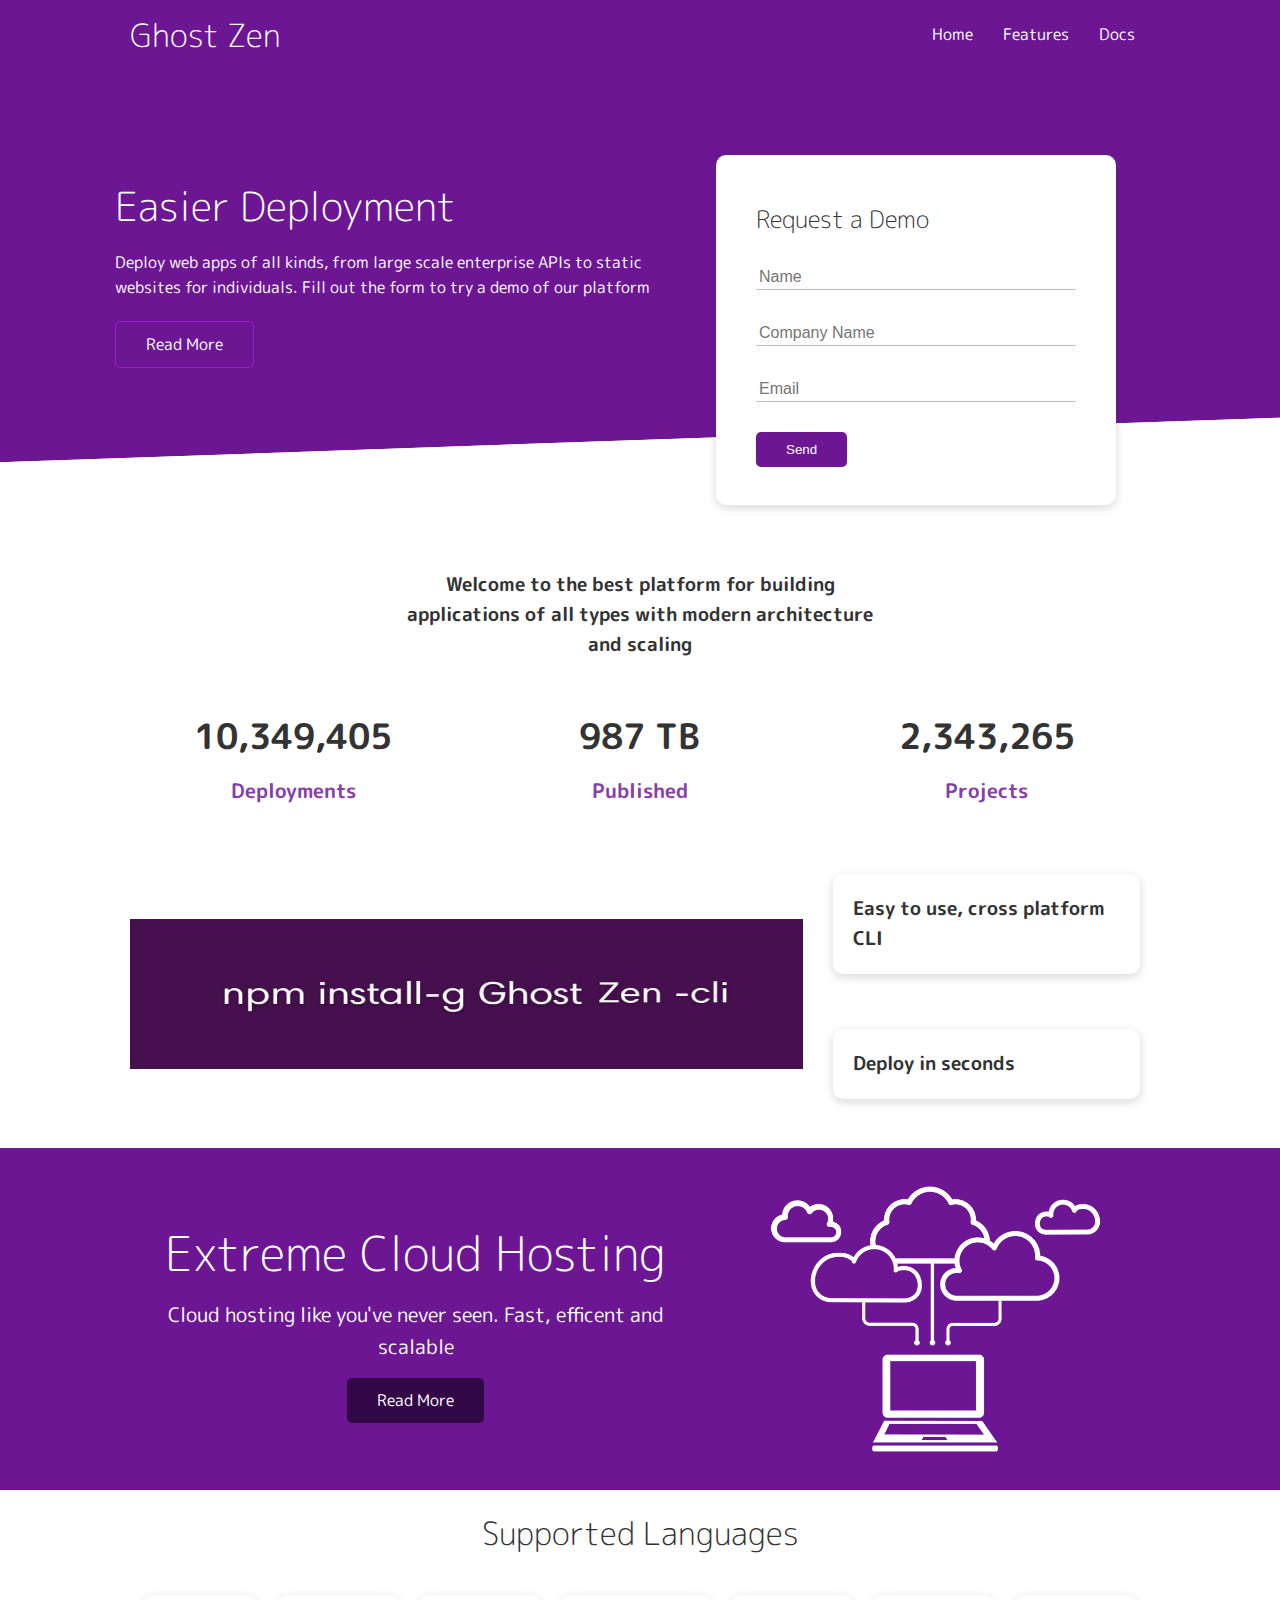
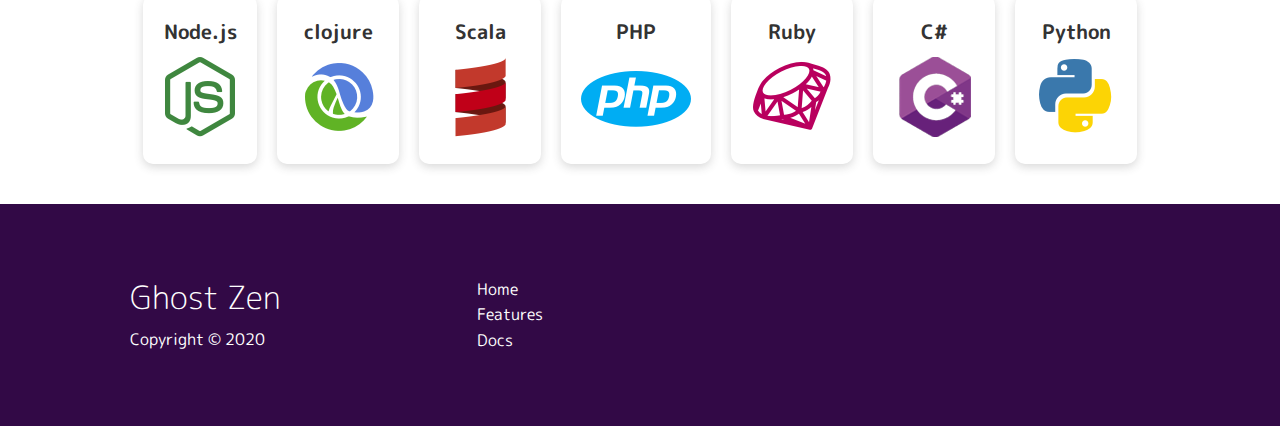
<file: index.html>
<!DOCTYPE html>
<html lang="en">

<head>
    <meta charset="UTF-8">
    <meta http-equiv="X-UA-Compatible" content="IE=edge">
    <meta name="viewport" content="width=device-width, initial-scale=1.0">
    <link rel="stylesheet" href="https://cdnjs.cloudflare.com/ajax/libs/font-awesome/6.0.0-beta2/css/all.min.css"
        integrity="sha512-YWzhKL2whUzgiheMoBFwW8CKV4qpHQAEuvilg9FAn5VJUDwKZZxkJNuGM4XkWuk94WCrrwslk8yWNGmY1EduTA=="
        crossorigin="anonymous" referrerpolicy="no-referrer" />
    <link rel="stylesheet" href="css/utilities.css">
    <link rel="stylesheet" href="css/style.css">
    <title>Ghost Zen | Cloud Hosting For Everyone</title>
</head>

<body>
    <!-- Navbar -->
    <div class="navbar">
        <div class="container flex">
            <h1 class="logo">Ghost Zen</h1>
            <nav>
                <ul>
                    <li><a href="index.html">Home</a></li>
                    <li><a href="features.html">Features</a></li>
                    <li><a href="docs.html">Docs</a></li>
                </ul>
            </nav>
        </div>
    </div>
    <!-- Showcase -->
    <section class="showcase">
        <div class="container grid">
            <div class="showcase-text">
                <h1>Easier Deployment</h1>
                <p>Deploy web apps of all kinds, from large scale enterprise APIs to static websites
                for individuals. Fill out the form to try a demo of our platform</p>
                    <a href="features.html" class="btn btn-outline">Read More</a>
             </div>

             <div class="showcase-form card">
                 <h2>Request a Demo</h2>
                 <form>
                     <div class="form-control">
                         <input type="text" name="name" placeholder="Name" required>
                     </div>
                     <div class="form-control">
                        <input type="text" name="company" placeholder="Company Name" required>
                    </div>
                    <div class="form-control">
                        <input type="email" name="email" placeholder="Email" required>
                    </div>
                    <input type="submit" value="Send" class="btn btn-primary">
                 </form>
             </div>
          </div>
       </section> 

       <!-- Stats -->
       <section class="stats">
           <div class="container">
              <h3 class="stats-heading text-center my-1">
               Welcome to the best platform for building applications of all types with modern architecture and scaling
              </h3>

             <div class="grid grid-3 text-center my-4">
                 <div>
                     <i class="fas fa-server fa-3x"></i>
                     <h3>10,349,405</h3>
                     <p class="text-secondary">Deployments</p>
                 </div>
                 <div>
                    <i class="fas fa-upload fa-3x"></i>
                     <h3>987 TB</h3>
                     <p class="text-secondary">Published</p>  
                 </div>
                 <div>
                    <i class="fas fa-project-diagram fa-3x"></i>
                    <h3>2,343,265</h3>
                    <p class="text-secondary">Projects</p>
                 </div>
             </div>
             </div>
           </section>

           <!-- cli-->
      <!-- Cli -->
      <section class="cli">
        <div class="container grid">
            <img class="bd-placeholder-img" width="400" height="150" src="gost.jpg" alt="">
            <div class="card">
                <h3>Easy to use, cross platform CLI</h3>
            </div>
            <div class="card">
                <h3>Deploy in seconds</h3>
            </div>
        </div>
    </section>

           <!-- Cloud-->
           <section class="cloud bg-primary my-2 py-2">
               <div class="container grid">
                   <div class="text-center">
                       <h2 class="lg">Extreme Cloud Hosting</h2>
                       <p class="lead my-1">Cloud hosting like you've never seen.
                           Fast, efficent and scalable</p>
                           <a href="features.html" class="btn btn-dark">Read More</a> 
                   </div>
                   <img src="cloud.png" alt="">
               </div>
           </section>

           <!-- Languages-->
           <section class="languages">
               <h2 class="md text-center my-2">
                   Supported Languages
               </h2>
               <div class="container flex">
                   <div class="card">
                       <h4>Node.js</h4>
                       <img src="node.png" alt="">
                   </div>
                   <div class="card">
                    <h4>clojure</h4>
                    <img src="clojure.png" alt="">
               </div>
               <div class="card">
                <h4>Scala</h4>
                <img src="scala.png" alt="">
                </div>
                <div class="card">
                    <h4>PHP</h4>
                    <img src="php.png" alt="">
                    </div>
                    <div class="card">
                        <h4>Ruby</h4>
                        <img src="ruby.png" alt="">
                        </div>
                        <div class="card">
                            <h4>C#</h4>
                            <img src="csharp.png" alt="">
                        </div>
                        <div class="card">
                            <h4>Python</h4>
                            <img src="python.png" alt="">
                        </div>
                        </div>
           </section>

          <!-- Footer -->
    <footer class="footer bg-dark py-5">
        <div class="container grid grid-3">
            <div>
                <h1>Ghost Zen
                </h1>
                <p>Copyright &copy; 2020</p>
            </div>
            <nav>
                <ul>
                    <li><a href="index.html">Home</a></li>
                    <li><a href="features.html">Features</a></li>
                    <li><a href="docs.html">Docs</a></li>
                </ul>
            </nav>
            <div class="social">
                <a href="#"><i class="fab fa-github fa-2x"></i></a>
                <a href="#"><i class="fab fa-instagram fa-2x"></i></a>
                <a href="#"><i class="fab fa-facebook fa-2x"></i></a>
                <a href="#"><i class="fab fa-twitter fa-2x"></i></a>
            </div>
        </div>
    </footer>
</body>
</html>
</file>
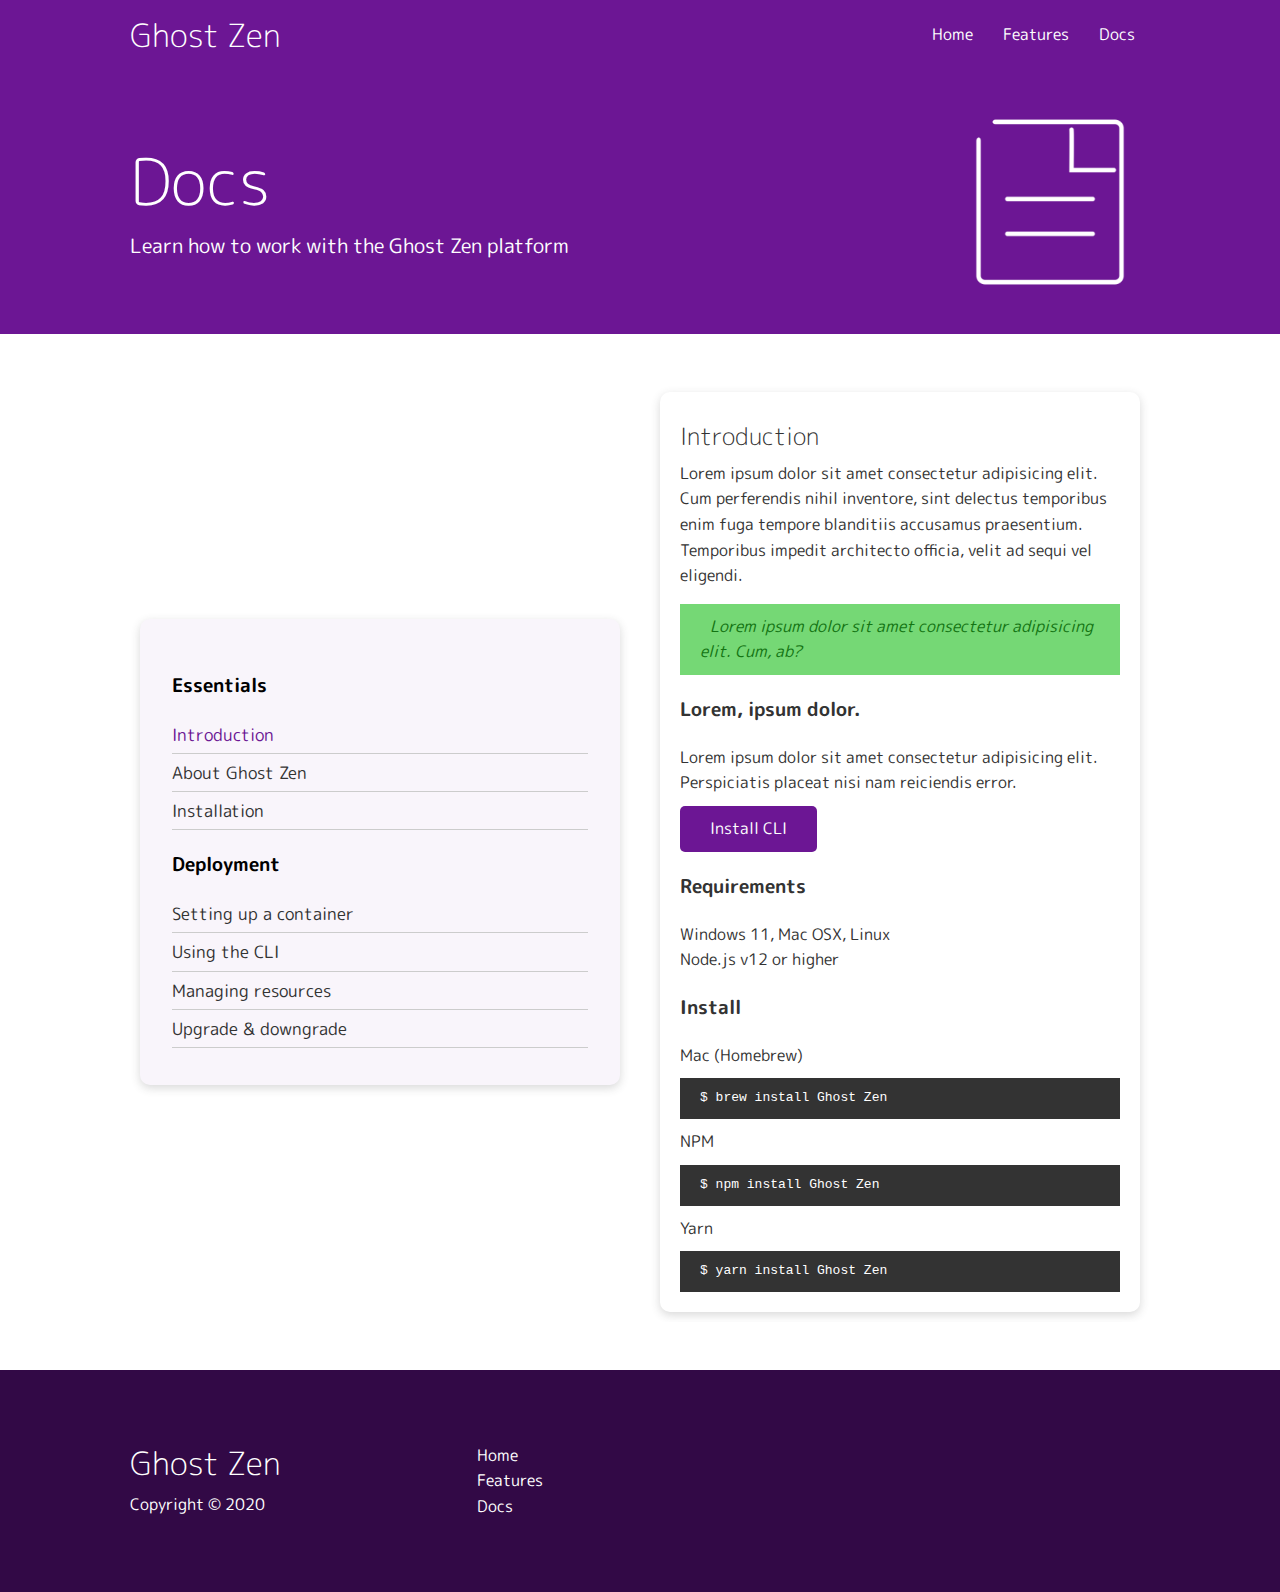
<file: docs.html>
<!DOCTYPE html>
<html lang="en">

<head>
    <meta charset="UTF-8">
    <meta http-equiv="X-UA-Compatible" content="IE=edge">
    <meta name="viewport" content="width=device-width, initial-scale=1.0">
    <link rel="stylesheet" href="https://cdnjs.cloudflare.com/ajax/libs/font-awesome/6.0.0-beta2/css/all.min.css"
        integrity="sha512-YWzhKL2whUzgiheMoBFwW8CKV4qpHQAEuvilg9FAn5VJUDwKZZxkJNuGM4XkWuk94WCrrwslk8yWNGmY1EduTA=="
        crossorigin="anonymous" referrerpolicy="no-referrer" />
    <link rel="stylesheet" href="css/utilities.css">
    <link rel="stylesheet" href="css/style.css">
    <title>Ghost Zen | Cloud Hosting For Everyone</title>
</head>

<body>
    <!-- Navbar -->
    <div class="navbar">
        <div class="container flex">
            <h1 class="logo">Ghost Zen</h1>
            <nav>
                <ul>
                    <li><a href="index.html">Home</a></li>
                    <li><a href="features.html">Features</a></li>
                    <li><a href="docs.html">Docs</a></li>
                </ul>
            </nav>
        </div>
    </div>

    <!-- Head -->
    <section class="docs-head bg-primary py-3">
        <div class="container grid">
         <div>
          <h1 class="xl">Docs</h1>
          <p class="lead">
             Learn how to work with the Ghost Zen platform
          </p>
         </div>
              <img src="docs.png" alt="">
        </div>
    </section>

     <!-- Docs main -->
     <section class="docs-main my-4">
        <div class="container grid">
            <div class="card bg-light p-3">
                <h3 class="my-2">Essentials</h3>
                <nav>
                    <ul>
                        <li><a class="text-primary"href="#">Introduction</a></li>
                        <li><a href="#">About Ghost Zen</a></li>
                        <li><a href="#">Installation</a></li>
                    </ul>
                </nav>

                <h3 class="my-2">Deployment</h3>
                <nav>
                    <ul>
                        <li><a href="#">Setting up a container</a></li>
                        <li><a href="#">Using the CLI</a></li>
                        <li><a href="#">Managing resources</a></li>
                        <li><a href="#">Upgrade & downgrade</a></li>
                    </ul>
                </nav>
            </div>
            <div class="card">
                <h2>Introduction</h2>
                <p>Lorem ipsum dolor sit amet consectetur adipisicing elit. Cum perferendis nihil inventore, sint delectus temporibus enim fuga tempore blanditiis accusamus praesentium. Temporibus impedit architecto officia, velit ad sequi vel eligendi.</p>
            
            
                <div class="alert alert-success">
                <i class="fas fa-info"></i> Lorem ipsum dolor sit amet consectetur adipisicing elit. Cum, ab?
            </div>


            <h3>Lorem, ipsum dolor.</h3>
            <p>Lorem ipsum dolor sit amet consectetur adipisicing elit. Perspiciatis placeat nisi nam reiciendis error.</p>
            <a href="" class="btn btn-primary">Install CLI</a>
             
            <h3>Requirements</h3>
           <ul>
               <li>Windows 11, Mac OSX, Linux</li>
               <li>Node.js v12 or higher</li>
           </ul>

            <h3>Install</h3>
            <p>Mac (Homebrew)</p>
            <pre><code>$ brew install Ghost Zen</code></pre>
            <p>NPM</p>
            <pre><code>$ npm install Ghost Zen</code></pre>
            <p>Yarn</p>
            <pre><code>$ yarn install Ghost Zen</code></pre>
            </div>
        </div>
    </section>

            <!-- Footer -->
    <footer class="footer bg-dark py-5">
        <div class="container grid grid-3">
            <div>
                <h1>Ghost Zen
                </h1>
                <p>Copyright &copy; 2020</p>
            </div>
            <nav>
                <ul>
                    <li><a href="index.html">Home</a></li>
                    <li><a href="features.html">Features</a></li>
                    <li><a href="docs.html">Docs</a></li>
                </ul>
            </nav>
            <div class="social">
                <a href="#"><i class="fab fa-github fa-2x"></i></a>
                <a href="#"><i class="fab fa-instagram fa-2x"></i></a>
                <a href="#"><i class="fab fa-facebook fa-2x"></i></a>
                <a href="#"><i class="fab fa-twitter fa-2x"></i></a>
            </div>
        </div>
    </footer>
</body>
</html>
</file>
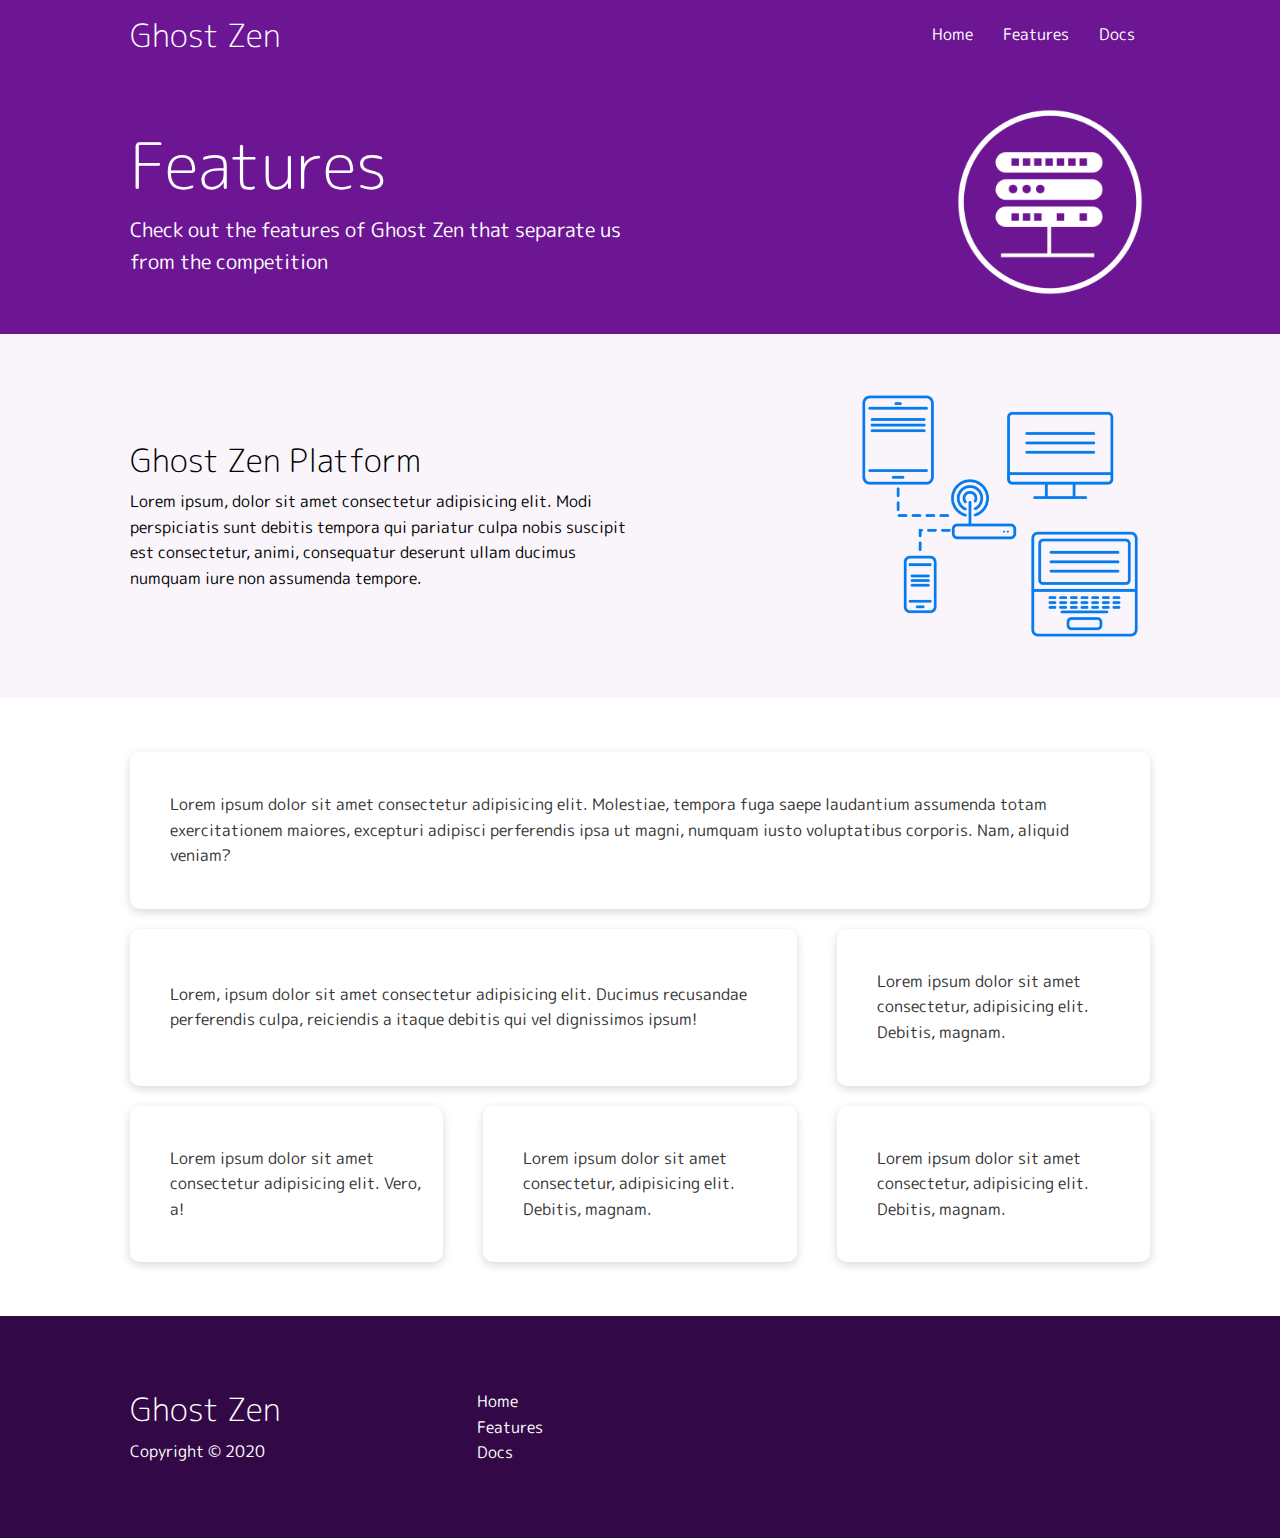
<file: features.html>
<!DOCTYPE html>
<html lang="en">

<head>
    <meta charset="UTF-8">
    <meta http-equiv="X-UA-Compatible" content="IE=edge">
    <meta name="viewport" content="width=device-width, initial-scale=1.0">
    <link rel="stylesheet" href="https://cdnjs.cloudflare.com/ajax/libs/font-awesome/6.0.0-beta2/css/all.min.css"
        integrity="sha512-YWzhKL2whUzgiheMoBFwW8CKV4qpHQAEuvilg9FAn5VJUDwKZZxkJNuGM4XkWuk94WCrrwslk8yWNGmY1EduTA=="
        crossorigin="anonymous" referrerpolicy="no-referrer" />
    <link rel="stylesheet" href="css/utilities.css">
    <link rel="stylesheet" href="css/style.css">
    <title>Ghost Zen | Cloud Hosting For Everyone</title>
</head>

<body>
    <!-- Navbar -->
    <div class="navbar">
        <div class="container flex">
            <h1 class="logo">Ghost Zen</h1>
            <nav>
                <ul>
                    <li><a href="index.html">Home</a></li>
                    <li><a href="features.html">Features</a></li>
                    <li><a href="docs.html">Docs</a></li>
                </ul>
            </nav>
        </div>
    </div>

    <!-- Head -->
    <section class="features-head bg-primary py-3">
        <div class="container grid">
         <div>
          <h1 class="xl">Features</h1>
          <p class="lead">
              Check out the features of Ghost Zen that separate us from the competition
          </p>
         </div>
              <img src="server.png" alt="">
        </div>
    </section>

    <!-- Sub head -->
    <section class="features-sub-head bg-light py-3">
        <div class="container grid">
            <div>
                <h1 class="md">Ghost Zen Platform</h1>
                <p>
                   Lorem ipsum, dolor sit amet consectetur adipisicing elit. Modi perspiciatis sunt debitis tempora qui pariatur culpa nobis suscipit est consectetur, animi, consequatur deserunt ullam ducimus numquam iure non assumenda tempore.
                </p>
               </div>
               <img src="server2.png" alt="">
        </div>
    </section>

    <section class="features-main my-2">
        <div class="container grid grid-3">
            <div class="card flex">
                <i class="fas fa-server fa-3x"></i>
                <p>Lorem ipsum dolor sit amet consectetur adipisicing elit. Molestiae, tempora fuga saepe laudantium assumenda totam exercitationem maiores, excepturi adipisci perferendis ipsa ut magni, numquam iusto voluptatibus corporis. Nam, aliquid veniam?</p>
            </div>
            <div class="card flex">
                <i class="fas fa-network-wired fa-3x"></i>
                <p>
                    Lorem, ipsum dolor sit amet consectetur adipisicing elit. Ducimus
                    recusandae perferendis culpa, reiciendis a itaque debitis qui vel
                    dignissimos ipsum!
                </p>
            </div>
            <div class="card flex">
                <i class="fas fa-laptop-code fa-3x"></i>
                <p>
                    Lorem ipsum dolor sit amet consectetur, adipisicing elit. Debitis,
                    magnam.
                </p>
            </div>
            <div class="card flex">
                <i class="fas fa-database fa-3x"></i>
                <p>
                    Lorem ipsum dolor sit amet consectetur adipisicing elit. Vero, a!
                </p>
            </div>
            <div class="card flex">
                <i class="fas fa-power-off fa-3x"></i>
                <p>
                    Lorem ipsum dolor sit amet consectetur, adipisicing elit. Debitis,
                    magnam.
                </p>
            </div>
            <div class="card flex">
                <i class="fas fa-upload fa-3x"></i>
                <p>
                    Lorem ipsum dolor sit amet consectetur, adipisicing elit. Debitis,
                    magnam.
                </p>
            </div>
        </div>
    </section>

   

            <!-- Footer -->
    <footer class="footer bg-dark py-5">
        <div class="container grid grid-3">
            <div>
                <h1>Ghost Zen
                </h1>
                <p>Copyright &copy; 2020</p>
            </div>
            <nav>
                <ul>
                    <li><a href="index.html">Home</a></li>
                    <li><a href="features.html">Features</a></li>
                    <li><a href="docs.html">Docs</a></li>
                </ul>
            </nav>
            <div class="social">
                <a href="#"><i class="fab fa-github fa-2x"></i></a>
                <a href="#"><i class="fab fa-instagram fa-2x"></i></a>
                <a href="#"><i class="fab fa-facebook fa-2x"></i></a>
                <a href="#"><i class="fab fa-twitter fa-2x"></i></a>
            </div>
        </div>
    </footer>
</body>
</html>
</file>
<file: css/utilities.css>
.container {
    max-width: 1100px;
    margin: 0 auto;
    overflow: auto;
    padding: 0 40px;
}

.card {
    background-color: #fff;
    color: #333;
    border-radius: 10px;
    box-shadow: 0 3px 10px rgba(59, 58, 58, 0.2);
    padding: 20px;
    margin: 10px;
}

.btn {
    display: inline-block;
    padding: 10px 30px;
    cursor: pointer;
    background-color: var(--primary-color);
    color: #fff;
    border: none;
    border-radius: 5px;
}

.btn-outline {
    background-color: transparent;
    border: 1px #981ed4 solid;
}

.btn:hover {
    transform: scale(0.98);
}

/* Backgrounds & colored buttons */
.bg-primary,
.btn-primary {
    background-color: var(--primary-color);
    color: #fff;
}

.bg-secondary,
.btn-secondary {
    background-color: var(--secondary-color);
    color: #fff;
}

.bg-dark,
.btn-dark {
    background-color: var(--dark-color);
    color: #fff;
}

.bg-light,
.btn-light {
    background-color: var(--light-color);
    color: #000000;
}

.bg-primary a,
.btn-primary a,
.bg-secondary a,
.btn-secondary a,
.bg-dark a,
.btn-dark a {
    color: #fff;
}

/* Text colors */
.text-primary {
    color: var(--primary-color);
}

.text-secondary {
   color: var(--secondary-color);
}

.text-dark {
   color: var(--dark-color);
}

.text-light {
    color: var(--light-color);
}

/* Text sizes */
.lead {
    font-size: 20px;
}

.sm {
    font-size: 1rem;
}

.md {
    font-size: 2rem;
}

.lg {
    font-size: 3rem;
}

.xl {
    font-size: 4rem;
}


.text-center{
    text-align: center;
}

/* Alert */
.alert{
    background-color: var(--light-color);
    padding: 10px 20px;
    font-style: italic;
    margin: 15px 0;
}

.alert i{
    margin-right: 10px;
}

.alert-success {
    background-color: var(--success-color);
    color: rgb(19, 116, 19);
}

.alert-error {
    background-color: var(--error-color);
    color: rgb(19, 116, 19);
}


.flex {
    display: flex;
    justify-content: center;
    align-items: center;
    height: 100%;
}

.grid {
    display: grid;
    grid-template-columns: repeat(2, 1fr);
    gap: 20px;
    justify-content: center;
    align-items: center;
    height: 100%;
}

.grid-3 {
    grid-template-columns: repeat(3, 1fr);
}

/* Margin */
.my-1 {
    margin: 1rem 0;
}

.my-2 {
    margin: 1.5rem 0;
}

.my-3 {
    margin: 2rem 0;
}

.my-4 {
    margin: 3rem 0;
}

.my-5 {
    margin: 4rem 0;
}

.m-1 {
    margin: 1rem;
}

.m-2 {
    margin: 1.5rem;
}

.m-3 {
    margin: 2rem;
}

.m-4 {
    margin: 3rem;
}

.m-5 {
    margin: 4rem;
}


/* Padding */
.py-1 {
    padding: 1rem 0;
}

.py-2 {
    padding: 1.5rem 0;
}

.py-3 {
    padding: 2rem 0;
}

.py-4 {
    padding: 3rem 0;
}

.py-5 {
    padding: 4rem 0;
}

.p-1 {
    padding: 1rem;
}

.p-2 {
    padding: 1.5rem;
}

.p-3 {
    padding: 2rem;
}

.p-4 {
    padding: 3rem;
}

.p-5 {
    padding: 4rem;
}
</file>
<file: css/style.css>
@import url('https://fonts.googleapis.com/css2?family=M+PLUS+Rounded+1c:wght@300&display=swap');

:root {
    --primary-color:#6c1694;
    --secondary-color:#873fa8;
    --dark-color:#320946;
    --light-color:#f9f5fb;
    --success-color: rgb(117, 216, 117);
    --error-color: rgb(243, 127, 127);
}

* {
    box-sizing: border-box;
    padding: 0;
    margin: 0;
}

body {
    font-family: 'M PLUS Rounded 1c';
    color: #333;
    line-height: 1.6;
}

ul {
    list-style-type: none;
}

a {
   text-decoration: none;
   color: #333;
}

h1, h2 {
    font-weight: 300;
    line-height: 1.2;
    margin: 10px 0;
}

p {
    margin: 10px 0;
}

img {
    width: 100%;
}

code, pre{
    background: #333;
    color: #fff;
    padding: 10px;
}

/* Navbar */
.navbar {
    background-color: var(--primary-color);
    color: #fff;
    height: 70px;
}

.navbar ul {
    display: flex;
}

.navbar a{
    color: #fff;
    padding: 10px;
    margin: 0 5px;
}

.navbar a:hover {
    border-bottom: 2px #fff solid;
}


.navbar .flex{
    justify-content: space-between;
}

/* Showcase */
.showcase {
    height: 400px;
    background-color: var(--primary-color);
    color: #fff;
    position: relative; 
}

.showcase h1 {
    font-size: 40px;
}

.showcase p {
    margin: 20px 0;
}

.showcase .grid {
    overflow: visible;
    grid-template-columns: 55% 45%;
    gap: 30px;
}

.showcase-text {
    animation: slideInFromLeft 1s ease-in;
}

.showcase-form {
    position: relative;
    top: 60px;
    height: 350px;
    width: 400px;
    padding: 40px;
    z-index: 100;
    animation: slideInFromRight 1s ease-in;
}

.showcase-form .form-control{
    margin: 30px 0;
}

.showcase-form input[type='text'],
.showcase-form input[type='email'] {
    border: 0;
    border-bottom: 1px solid #b4becb;
    width: 100%;
    padding: 3px;
    font-size: 16px;
}

.showcase-form input:focus {
    outline: none;
}

.showcase::before,
.showcase::after{
    content: '';
    position: absolute;
    height: 100px;
    bottom: -70px;
    right: 0;
    left: 0;
    background: #fff;
    transform: skewY(-3deg);
    -webkit-transform: skewY(-2deg);
    -moz-transform: skewY(-2deg);
    --ms-transform: skewY(-2deg);
}

/* Stats */
.stats {
    padding-top: 100px;
    animation: slideInFromBottom 1s ease-in;
}

.stats-heading {
    max-width: 500px;
    margin: auto;
}

.stats .grid h3 {
    font-size: 35px;
}

.stats .grid p {
    font-size: 20px;
    font-weight: bold;
}

/* Cli */
.cli .grid {
    grid-template-columns: repeat(3, 1fr);
    grid-template-rows: repeat(2, 1fr);
}

.cli .grid > *:first-child{
    grid-column: 1 / span 2;
    grid-row: 1 / span 2;
}

/* Cloud */
.cloud .grid {
    grid-template-columns: 4fr 3fr;
}
/* Languages */

.languages .flex {
    flex-wrap: wrap;
}

.languages .card {
    text-align: center;
    margin: 18px 10px 40px;
    transition: transform 0.2s ease-in;
}

.languages .card h4 {
    font-size: 20px;
    margin-bottom: 10px;
}

.languages .card:hover{
    transform: translateY(-15px);
}

/* Features */
.features-head img, 
.docs-head img {
    width: 200px;
    justify-self: flex-end;    
}

.features-sub-head img {
    width: 300px;
    justify-self: flex-end;
}

.features-main .card > i{
    margin-right: 20px;
}

.features-main .grid {
    padding: 30px;
}

.features-main .grid > *:first-child{
         grid-column: 1 / span 3; 
}

.features-main .grid > *:nth-child(2){
    grid-column: 1 / span 2;
}

/* Docs */
.docs-main h3 {
    margin: 20px 0;
}

.docs-mains .grid {
    grid-template-columns: 1fr 2fr;
    align-items: flex-start;
}

.docs-main nav li{
    font-size: 17px;
    padding-bottom: 5px;
    margin-bottom: 5px; 
    border-bottom: 1px #ccc solid;
}

.docs-main a:hover {
    font-weight: bold;
}

/* Footer */
.footer .social a {
margin: 0 10px;
}

/* Animations */
@keyframes slideInFromLeft {
          0% {
              transform: translateX(-100%);
          }

          100% {
              transform: translateX(0);
          }
}

@keyframes slideInFromRight {
    0% {
        transform: translateX(100%);
    }

    100% {
        transform: translateX(0);
    }
}

@keyframes slideInFromTop {
    0% {
        transform: translateY(-100%);
    }

    100% {
        transform: translateX(0);
    }
}

@keyframes slideInFromBottom {
    0% {
        transform: translateY(100%);
    }

    100% {
        transform: translateX(0);
    }
}

/* Tablets and under */
@media (max-width: 765px){
       .grid,
       .showcase .grid,
       .stats .grid,
       .cloud .grid
       .features-main .grid,
       .docs-main .grid {
           grid-template-columns: 1fr;
           grid-template-rows: 1fr;
       }

       .showcase {
           height: auto;
       }

       .showcase-text {
           text-align: center;
           margin-top: 40px;
           animation: slideInFromTop 1s ease-in;
       }

       .showcase-form {
           justify-self: center;
           margin: auto;
           animation: slideInFromTop 1s ease-in;
       }

       .cli .grid > *:first-child {
           grid-column: 1;
           grid-row: 1;
       }

       .features-head,
       .fratures-sub-head,
       .docs-head{
       text-align: center;
       }

       .features-head img,
       .fratures-sub-head img,
       .docs-head img{
       justify-self: center;
       }

       .fratures-main .grid > *:first-child,
       .fratures-main .grid > *:nth-child(2) {
           grid-column: 1;
       }
}

/* Mobile */
@media(max-width:500px){
    .navbar{
        height: 110px;
    }

    .navbar .flex{
        flex-direction:column;
    }
    .navbar ul {
        padding: 10px;
        background-color: rgb(0, 0, 0, 0.1);
    }
}
</file>
